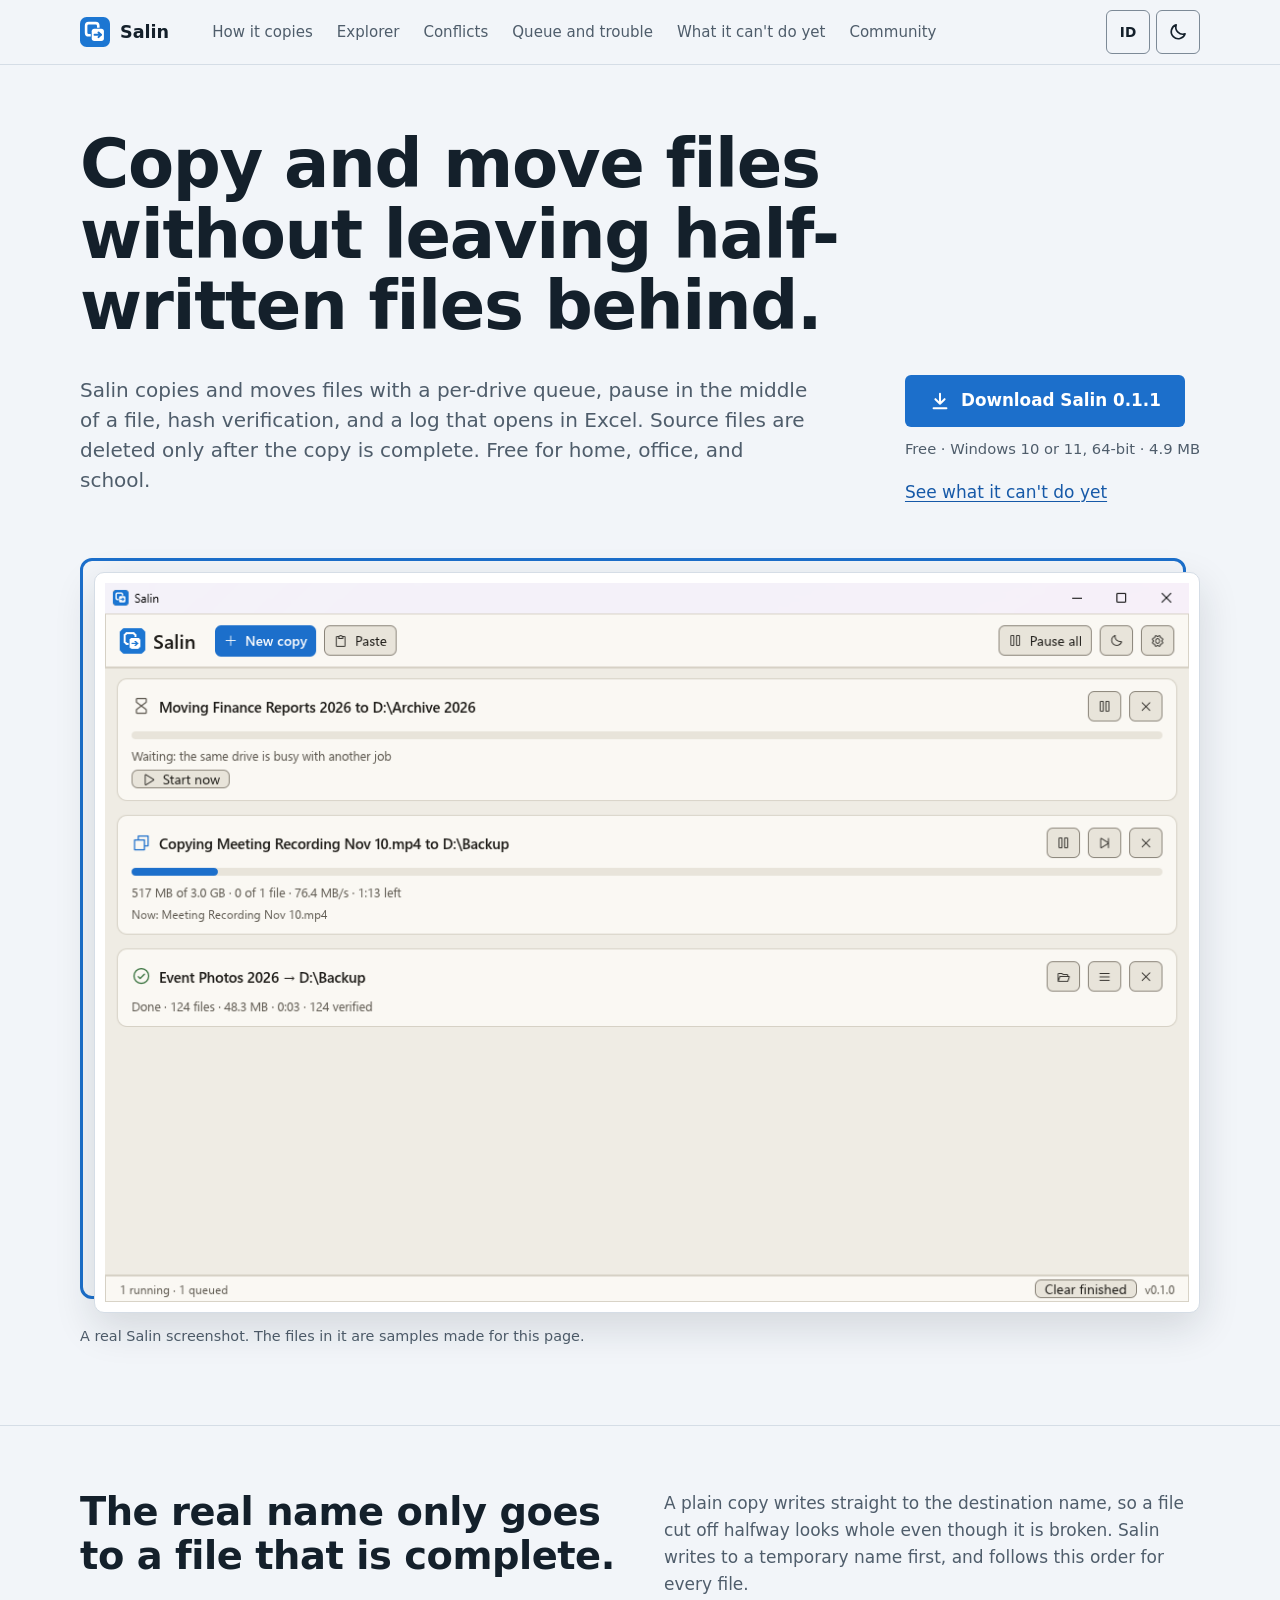
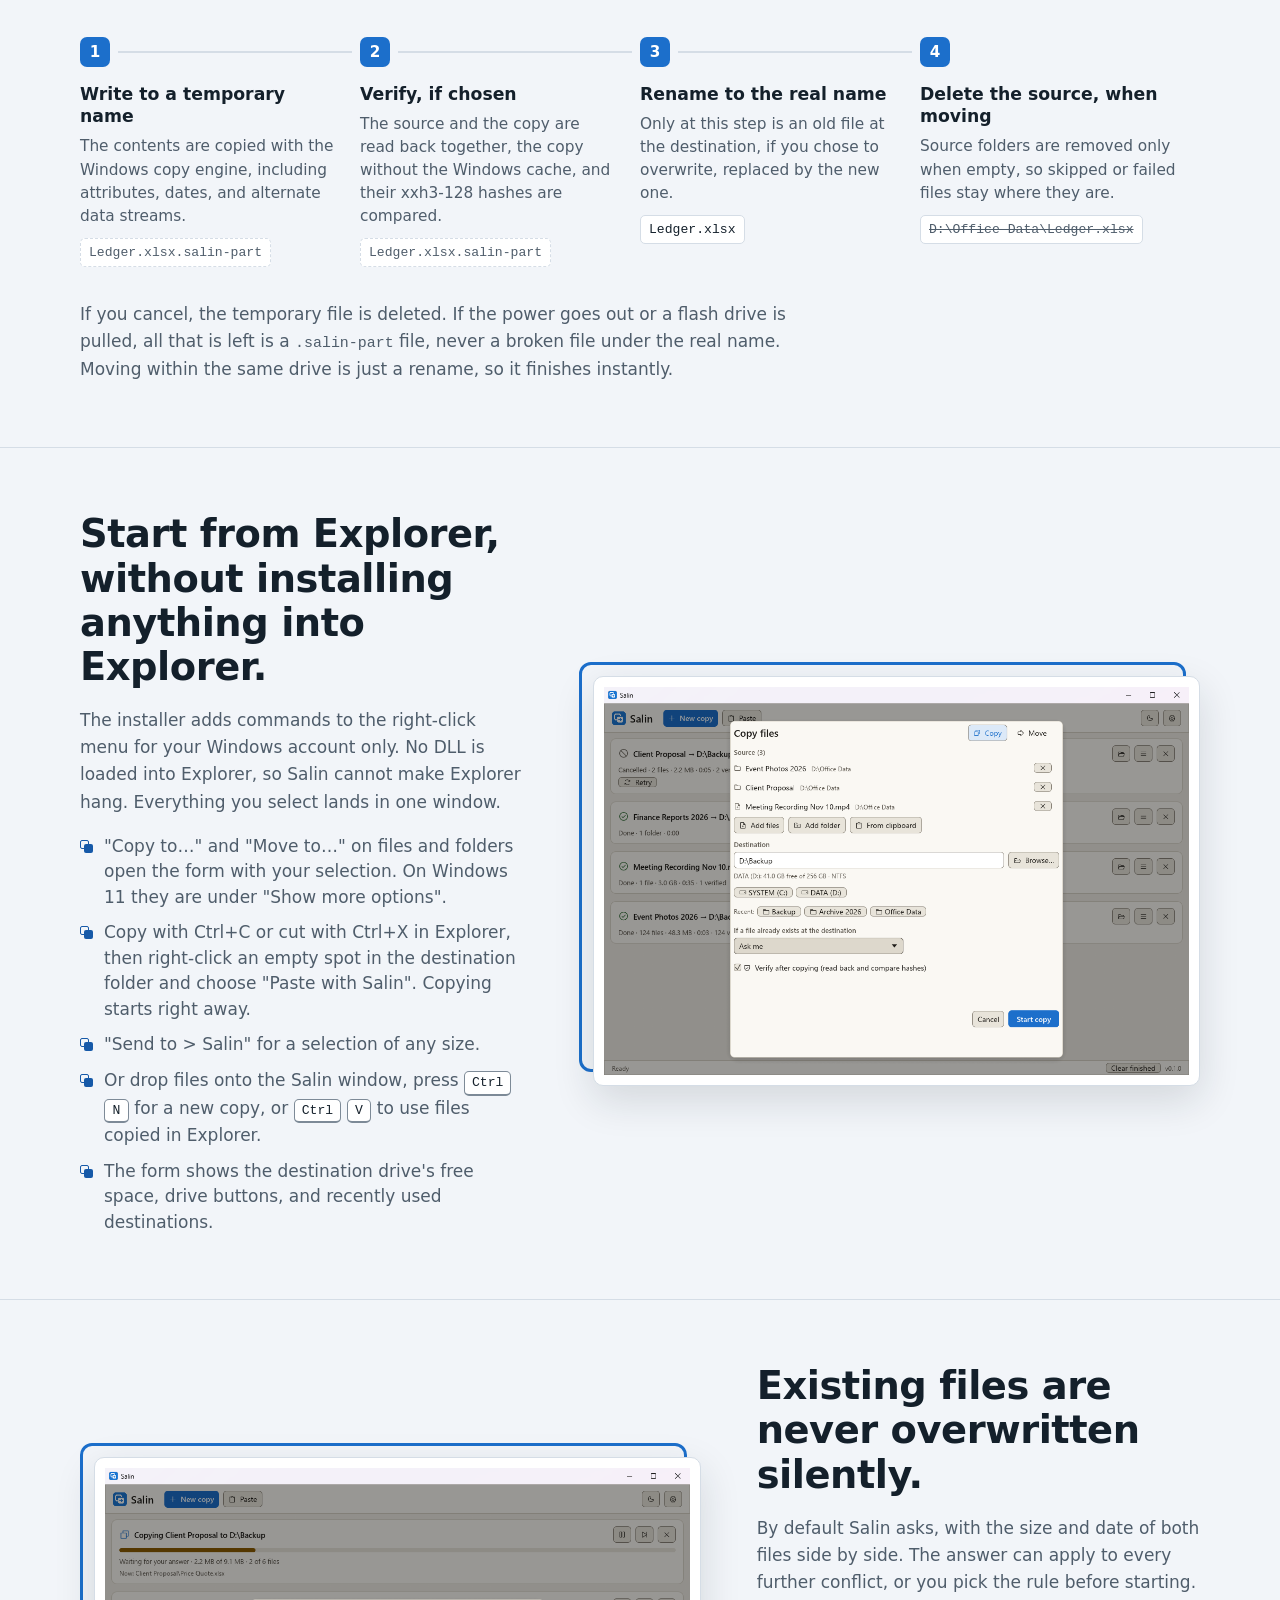
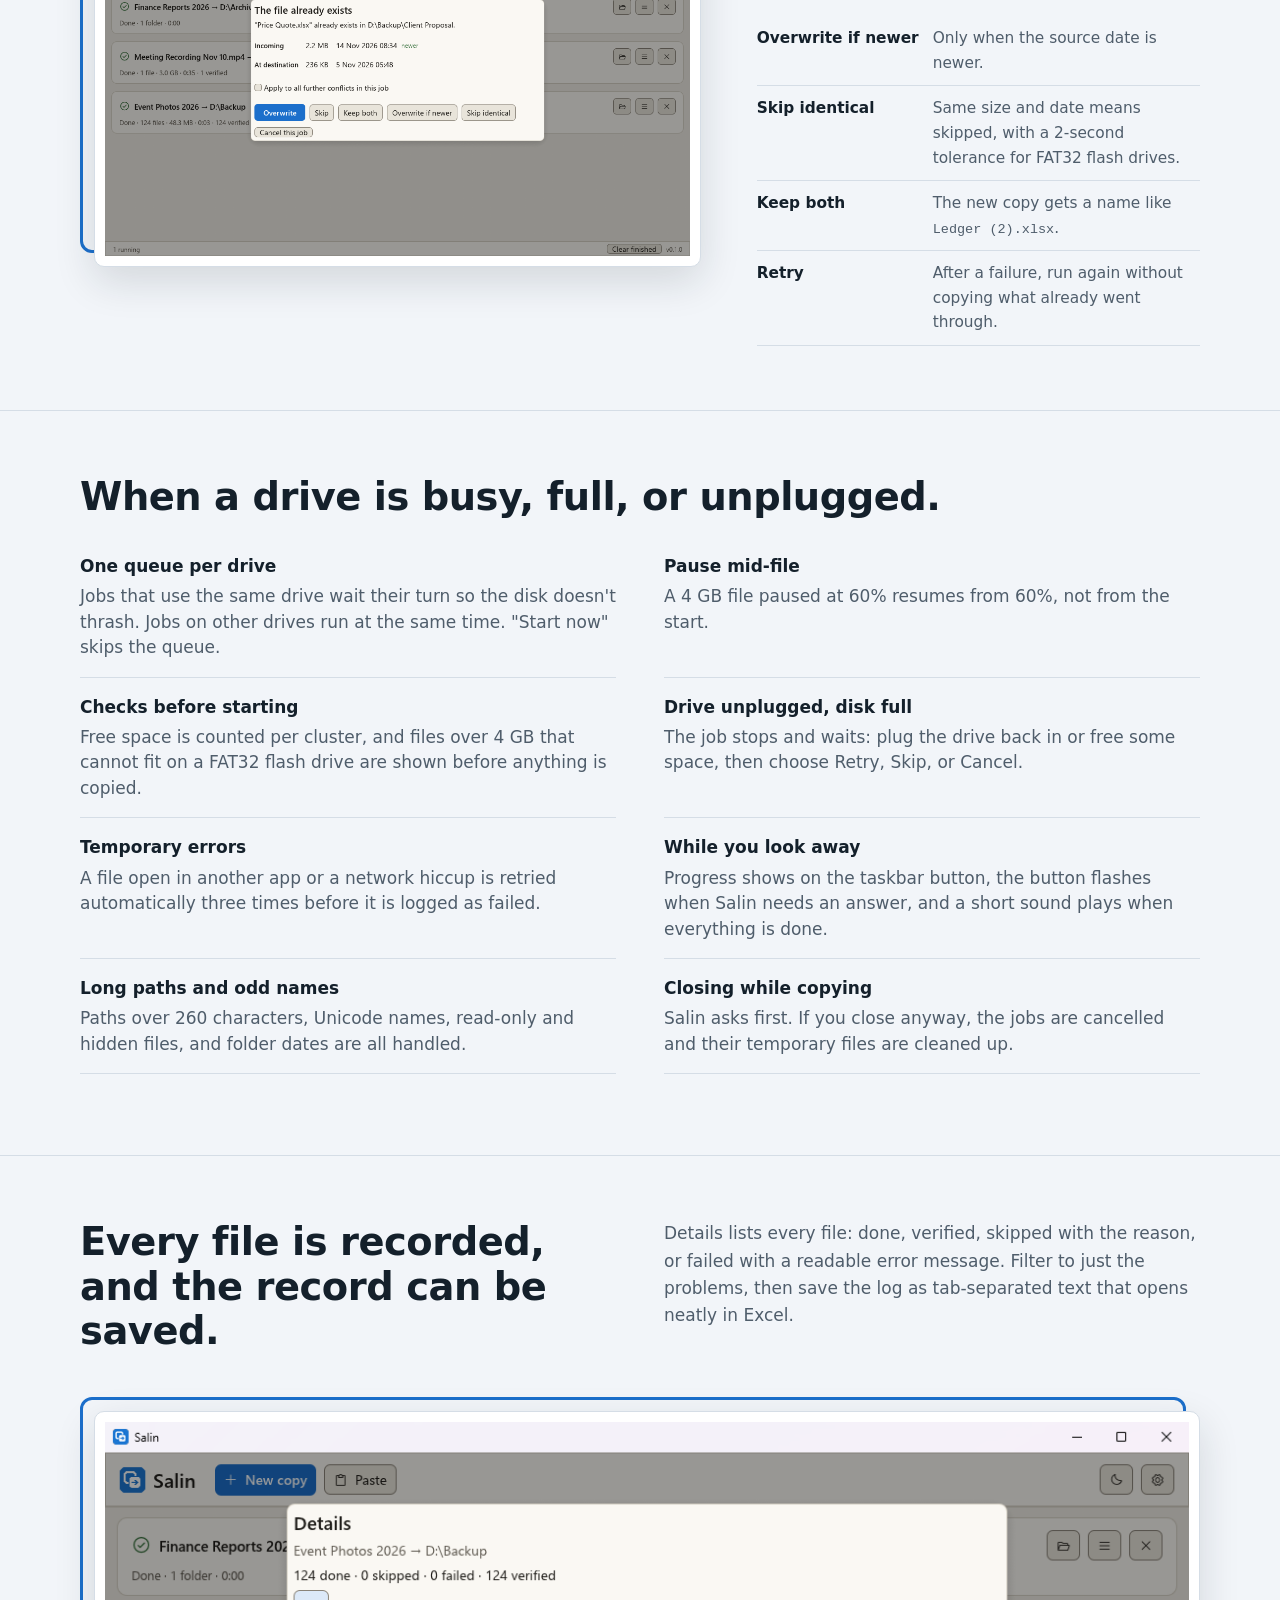
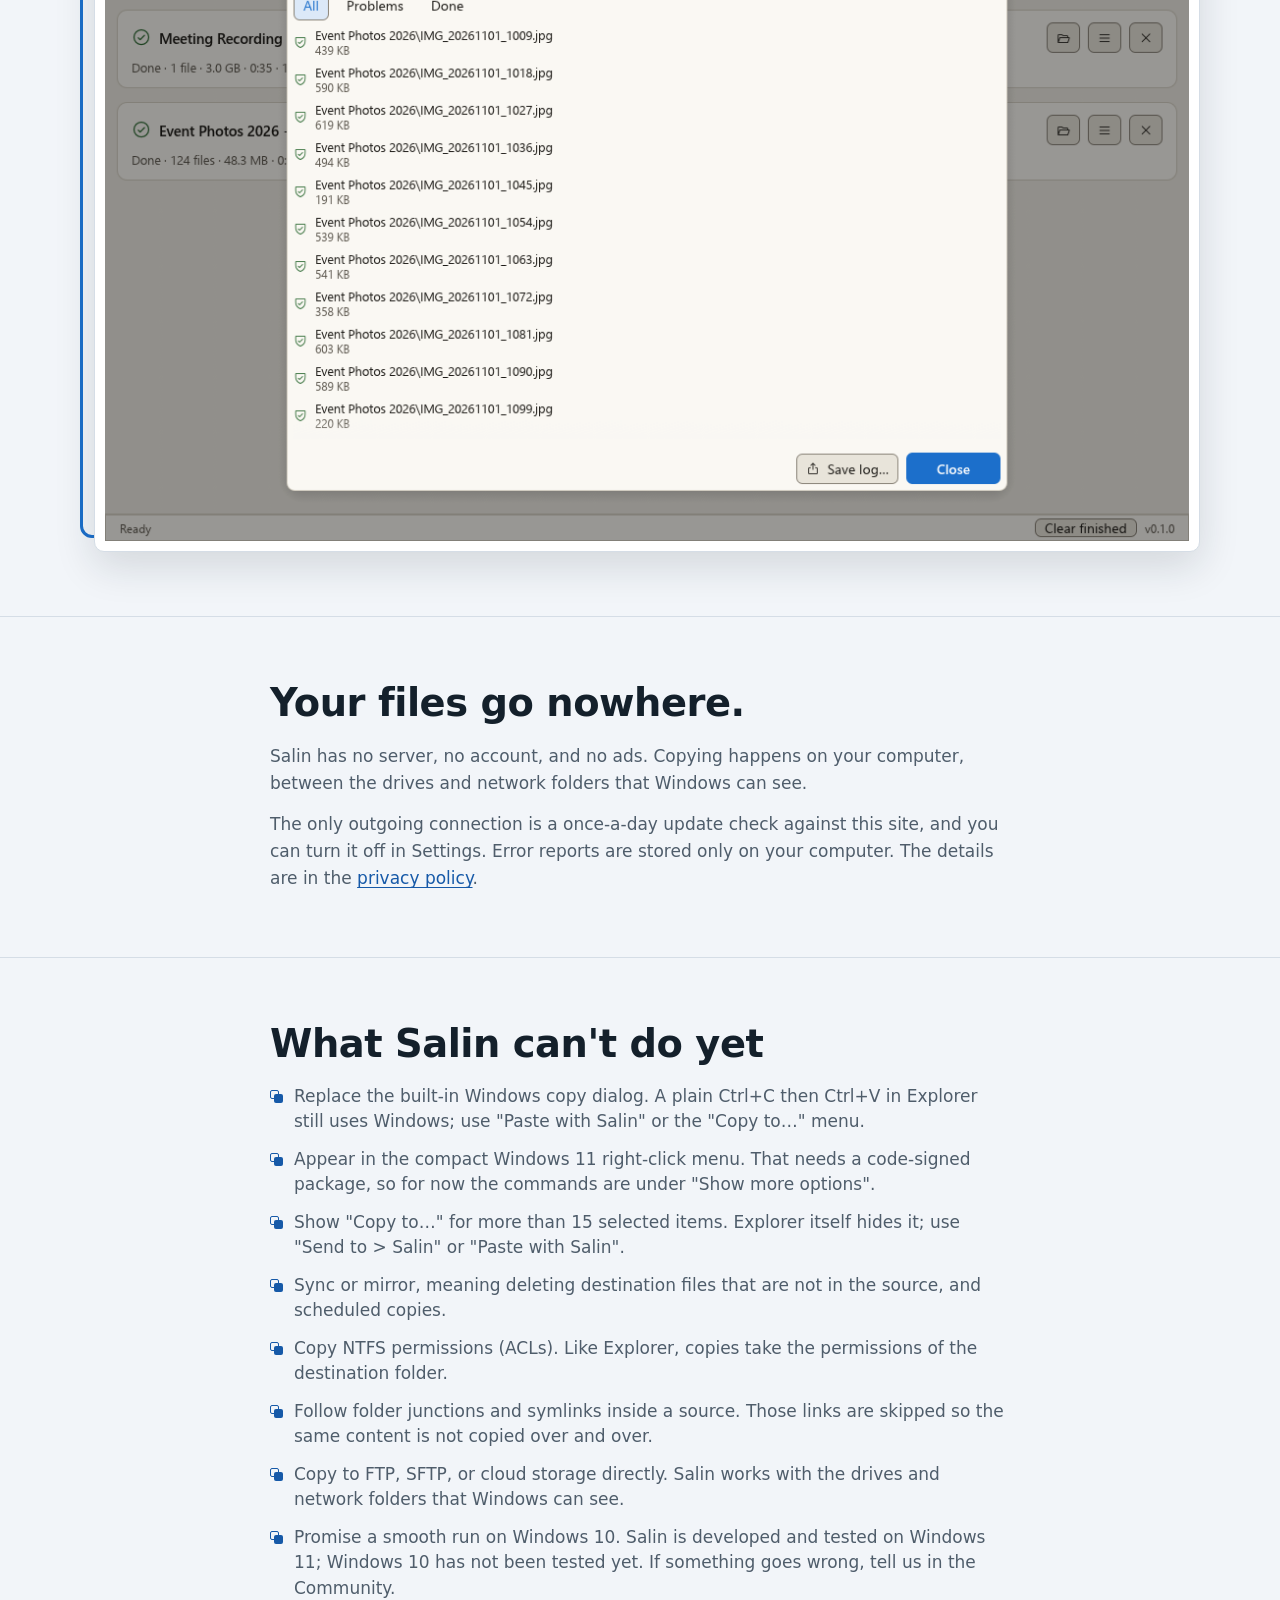
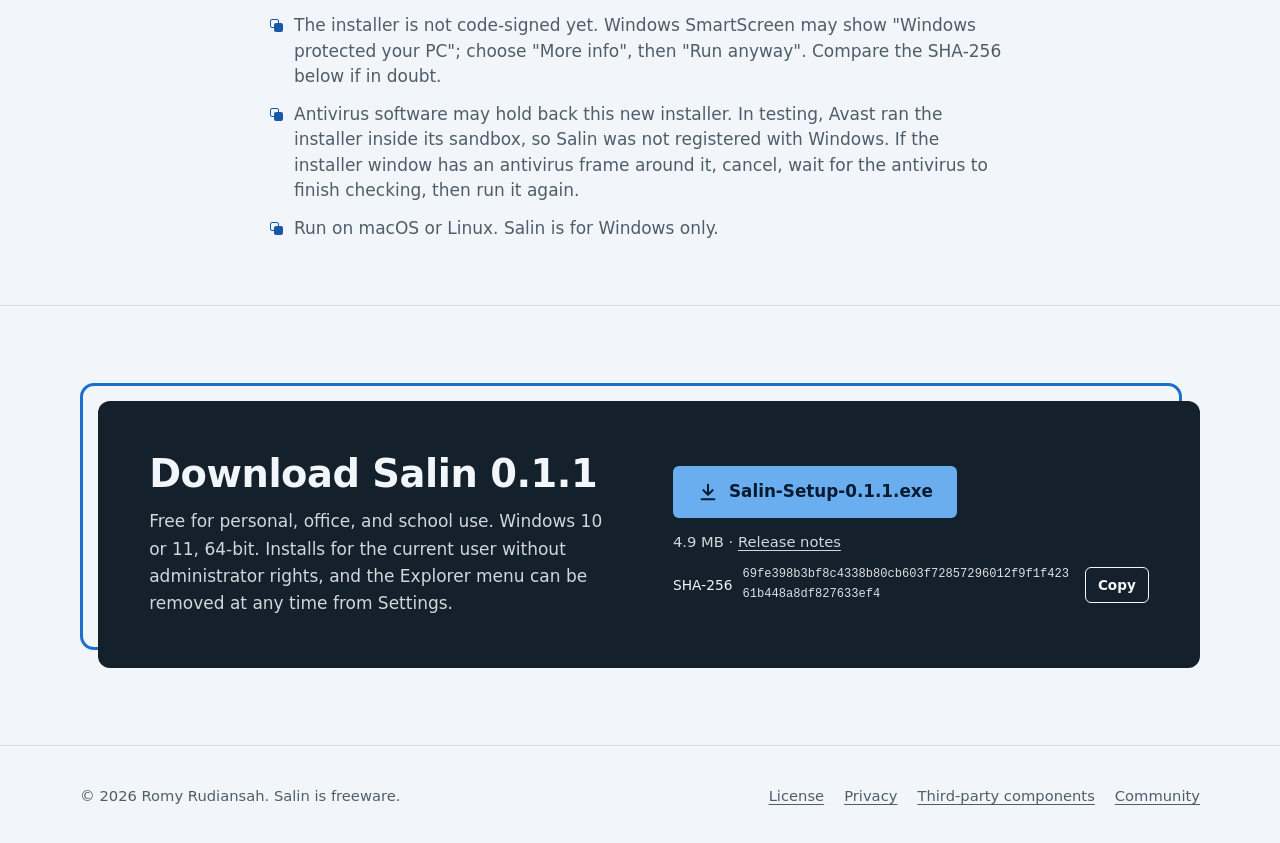
<file: index.html>
<!doctype html>
<html lang="id" data-lang="id">
<head>
  <meta charset="utf-8">
  <meta name="viewport" content="width=device-width, initial-scale=1">
  <title>Salin: penyalin file untuk Windows, gratis untuk kantor</title>
  <meta name="description" content="Salin menyalin dan memindahkan file dengan antrean per drive, jeda, verifikasi hash, dan log. File setengah jadi tidak pernah memakai nama asli. Gratis untuk rumah, kantor, dan sekolah.">
  <meta property="og:title" content="Salin: penyalin file untuk Windows, gratis untuk kantor">
  <meta property="og:description" content="Salin dan pindahkan file dengan antrean, jeda, dan verifikasi. Freeware untuk Windows.">
  <meta property="og:type" content="website">
  <meta property="og:url" content="https://romyrudiansah.github.io/salin/">
  <meta property="og:image" content="https://romyrudiansah.github.io/salin/img/main-en.png">
  <meta name="theme-color" content="#F2F5F9">
  <link rel="icon" href="img/logo.svg" type="image/svg+xml">
  <link rel="icon" href="favicon.ico" sizes="any">
  <link rel="stylesheet" href="style.css">
  <script>
    // Bahasa dan tema dipilih sebelum halaman digambar supaya tidak berkedip.
    (function () {
      var d = document.documentElement, l = null, t = null;
      try { l = localStorage.getItem("salin-lang"); t = localStorage.getItem("salin-theme"); } catch (e) {}
      if (l !== "id" && l !== "en") l = /^id\b/i.test(navigator.language || "") ? "id" : "en";
      d.dataset.lang = l;
      d.lang = l;
      if (t === "dark") d.dataset.theme = "dark";
    })();
  </script>
</head>
<body>
<a class="skip" href="#isi"><span data-l="id">Langsung ke isi</span><span data-l="en">Skip to content</span></a>

<header class="top">
  <div class="wrap top-row">
    <a class="brand" href="./"><img src="img/logo.svg" alt="" width="30" height="30">Salin</a>
    <nav class="nav" id="menu" aria-label="Menu">
      <a href="#cara"><span data-l="id">Cara menyalin</span><span data-l="en">How it copies</span></a>
      <a href="#explorer">Explorer</a>
      <a href="#konflik"><span data-l="id">Konflik</span><span data-l="en">Conflicts</span></a>
      <a href="#gangguan"><span data-l="id">Antrean dan gangguan</span><span data-l="en">Queue and trouble</span></a>
      <a href="#belum"><span data-l="id">Yang belum bisa</span><span data-l="en">What it can't do yet</span></a>
      <a href="https://github.com/romyrudiansah/salin/discussions"><span data-l="id">Komunitas</span><span data-l="en">Community</span></a>
    </nav>
    <div class="tools">
      <button class="tool" type="button" data-switch-lang>
        <span data-l="id" aria-label="Switch to English">EN</span><span data-l="en" aria-label="Ganti ke Bahasa Indonesia">ID</span>
      </button>
      <button class="tool tool-icon" type="button" data-switch-theme aria-pressed="false">
        <span class="sr-only"><span data-l="id">Mode gelap</span><span data-l="en">Dark mode</span></span>
        <svg class="i-moon" viewBox="0 0 24 24" aria-hidden="true"><path d="M20.5 14.2A8.5 8.5 0 0 1 9.8 3.5a8.5 8.5 0 1 0 10.7 10.7z"/></svg>
        <svg class="i-sun" viewBox="0 0 24 24" aria-hidden="true"><circle cx="12" cy="12" r="4"/><path d="M12 2.5v2M12 19.5v2M2.5 12h2M19.5 12h2M5.3 5.3l1.4 1.4M17.3 17.3l1.4 1.4M5.3 18.7l1.4-1.4M17.3 6.7l1.4-1.4"/></svg>
      </button>
      <button class="tool menu-btn" type="button" aria-expanded="false" aria-controls="menu" data-menu>Menu</button>
    </div>
  </div>
</header>

<main id="isi">
  <section class="hero">
    <div class="wrap">
      <h1>
        <span data-l="id">Salin dan pindahkan file tanpa meninggalkan file setengah jadi.</span>
        <span data-l="en">Copy and move files without leaving half-written files behind.</span>
      </h1>
      <div class="hero-row">
        <p class="lead">
          <span data-l="id">Salin menyalin dan memindahkan file dengan antrean per drive, jeda di tengah file, verifikasi hash, dan log yang bisa dibuka di Excel. File sumber baru dihapus setelah salinannya lengkap. Gratis untuk rumah, kantor, dan sekolah.</span>
          <span data-l="en">Salin copies and moves files with a per-drive queue, pause in the middle of a file, hash verification, and a log that opens in Excel. Source files are deleted only after the copy is complete. Free for home, office, and school.</span>
        </p>
        <div class="hero-cta">
          <a class="btn btn-primary" href="https://github.com/romyrudiansah/salin/releases/download/v0.1.1/Salin-Setup-0.1.1.exe">
            <svg viewBox="0 0 24 24" aria-hidden="true"><path d="M12 4v11M7 10l5 5 5-5M5 20h14"/></svg>
            <span data-l="id">Unduh Salin 0.1.1</span><span data-l="en">Download Salin 0.1.1</span>
          </a>
          <p class="meta"><span data-l="id">Gratis · Windows 10 atau 11, 64-bit · 4.9 MB</span><span data-l="en">Free · Windows 10 or 11, 64-bit · 4.9 MB</span></p>
          <a class="text-link" href="#belum"><span data-l="id">Lihat yang belum bisa</span><span data-l="en">See what it can't do yet</span></a>
        </div>
      </div>
      <figure class="shot shot-hero">
        <div class="frame">
          <img data-l="id" src="img/main-id.png" width="1104" height="732" fetchpriority="high" alt="Jendela Salin dengan tiga pekerjaan. Paling bawah, Foto Kegiatan 2026 ke D:\Cadangan sudah selesai: 124 file, 48,3 MB, 124 terverifikasi. Di tengah, Rekaman Rapat 10 November.mp4 sedang disalin ke D:\Cadangan: 813 MB dari 3,0 GB, 347 MB/s, sisa 15 detik. Paling atas, Laporan Keuangan 2026 menunggu giliran karena drive yang sama sedang dipakai, dengan tombol Mulai sekarang.">
          <img data-l="en" src="img/main-en.png" width="1104" height="732" alt="The Salin window with three jobs. At the bottom, Event Photos 2026 to D:\Backup is done: 124 files, 48.3 MB, 124 verified. In the middle, Meeting Recording Nov 10.mp4 is being copied to D:\Backup: 517 MB of 3.0 GB, 76.4 MB/s, 1:13 left. At the top, Finance Reports 2026 is waiting because the same drive is busy, with a Start now button.">
        </div>
        <figcaption><span data-l="id">Tangkapan layar Salin sungguhan. File di dalamnya contoh buatan sendiri.</span><span data-l="en">A real Salin screenshot. The files in it are samples made for this page.</span></figcaption>
      </figure>
    </div>
  </section>

  <section class="sec" id="cara">
    <div class="wrap">
      <div class="head-pair">
        <h2><span data-l="id">Nama asli hanya dipakai oleh file yang sudah lengkap.</span><span data-l="en">The real name only goes to a file that is complete.</span></h2>
        <p><span data-l="id">Penyalin biasa menulis langsung ke nama tujuan, jadi file yang terputus di tengah jalan terlihat utuh padahal rusak. Salin menulis ke nama sementara dulu, dan untuk tiap file mengikuti urutan ini.</span><span data-l="en">A plain copy writes straight to the destination name, so a file cut off halfway looks whole even though it is broken. Salin writes to a temporary name first, and follows this order for every file.</span></p>
      </div>
      <ol class="steps">
        <li>
          <h3><span data-l="id">Tulis ke nama sementara</span><span data-l="en">Write to a temporary name</span></h3>
          <p><span data-l="id">Isi file disalin dengan mesin salin Windows, termasuk atribut, tanggal, dan aliran data tambahan.</span><span data-l="en">The contents are copied with the Windows copy engine, including attributes, dates, and alternate data streams.</span></p>
          <span class="file file-part" data-l="id">Neraca.xlsx.salin-part</span><span class="file file-part" data-l="en">Ledger.xlsx.salin-part</span>
        </li>
        <li>
          <h3><span data-l="id">Verifikasi, bila dipilih</span><span data-l="en">Verify, if chosen</span></h3>
          <p><span data-l="id">Sumber dan salinan dibaca ulang bersamaan, salinan tanpa cache Windows, lalu hash xxh3-128 keduanya dibandingkan.</span><span data-l="en">The source and the copy are read back together, the copy without the Windows cache, and their xxh3-128 hashes are compared.</span></p>
          <span class="file file-part" data-l="id">Neraca.xlsx.salin-part</span><span class="file file-part" data-l="en">Ledger.xlsx.salin-part</span>
        </li>
        <li>
          <h3><span data-l="id">Ganti ke nama asli</span><span data-l="en">Rename to the real name</span></h3>
          <p><span data-l="id">Baru di langkah ini file lama di tujuan, bila Anda memilih timpa, diganti dengan yang baru.</span><span data-l="en">Only at this step is an old file at the destination, if you chose to overwrite, replaced by the new one.</span></p>
          <span class="file" data-l="id">Neraca.xlsx</span><span class="file" data-l="en">Ledger.xlsx</span>
        </li>
        <li>
          <h3><span data-l="id">Hapus sumber, saat memindahkan</span><span data-l="en">Delete the source, when moving</span></h3>
          <p><span data-l="id">Folder sumber hanya dihapus bila sudah kosong, jadi file yang dilewati atau gagal tetap di tempatnya.</span><span data-l="en">Source folders are removed only when empty, so skipped or failed files stay where they are.</span></p>
          <span class="file file-gone" data-l="id">D:\Data Kantor\Neraca.xlsx</span><span class="file file-gone" data-l="en">D:\Office Data\Ledger.xlsx</span>
        </li>
      </ol>
      <p class="steps-note"><span data-l="id">Bila Anda membatalkan, file sementara dihapus. Bila listrik padam atau flashdisk dicabut, yang tertinggal hanya file <code>.salin-part</code>, bukan file rusak bernama asli. Pindah di dalam drive yang sama cukup mengganti nama, jadi selesai seketika.</span><span data-l="en">If you cancel, the temporary file is deleted. If the power goes out or a flash drive is pulled, all that is left is a <code>.salin-part</code> file, never a broken file under the real name. Moving within the same drive is just a rename, so it finishes instantly.</span></p>
    </div>
  </section>

  <section class="sec" id="explorer">
    <div class="wrap split">
      <div class="split-text">
        <h2><span data-l="id">Mulai dari Explorer, tanpa memasang apa pun ke dalam Explorer.</span><span data-l="en">Start from Explorer, without installing anything into Explorer.</span></h2>
        <p><span data-l="id">Installer menambahkan perintah ke menu klik kanan untuk akun Windows Anda saja. Tidak ada DLL yang dimuat ke Explorer, jadi Salin tidak bisa membuat Explorer macet. Semua item yang Anda pilih masuk ke satu jendela.</span><span data-l="en">The installer adds commands to the right-click menu for your Windows account only. No DLL is loaded into Explorer, so Salin cannot make Explorer hang. Everything you select lands in one window.</span></p>
        <ul>
          <li><span data-l="id">"Salin ke…" dan "Pindahkan ke…" pada file dan folder membuka formulir berisi pilihan Anda. Di Windows 11 ada di "Tampilkan opsi lainnya".</span><span data-l="en">"Copy to…" and "Move to…" on files and folders open the form with your selection. On Windows 11 they are under "Show more options".</span></li>
          <li><span data-l="id">Salin dengan Ctrl+C atau potong dengan Ctrl+X di Explorer, lalu klik kanan area kosong folder tujuan dan pilih "Tempel dengan Salin". Penyalinan langsung dimulai.</span><span data-l="en">Copy with Ctrl+C or cut with Ctrl+X in Explorer, then right-click an empty spot in the destination folder and choose "Paste with Salin". Copying starts right away.</span></li>
          <li><span data-l="id">"Kirim ke &gt; Salin" untuk pilihan berapa pun banyaknya.</span><span data-l="en">"Send to &gt; Salin" for a selection of any size.</span></li>
          <li><span data-l="id">Atau seret file ke jendela Salin, tekan <kbd>Ctrl</kbd> <kbd>N</kbd> untuk Salin baru, atau <kbd>Ctrl</kbd> <kbd>V</kbd> untuk memakai file yang disalin di Explorer.</span><span data-l="en">Or drop files onto the Salin window, press <kbd>Ctrl</kbd> <kbd>N</kbd> for a new copy, or <kbd>Ctrl</kbd> <kbd>V</kbd> to use files copied in Explorer.</span></li>
          <li><span data-l="id">Formulir menampilkan ruang kosong drive tujuan, tombol drive, dan tujuan yang terakhir dipakai.</span><span data-l="en">The form shows the destination drive's free space, drive buttons, and recently used destinations.</span></li>
        </ul>
      </div>
      <figure class="shot">
        <div class="frame">
          <img data-l="id" src="img/form-id.png" width="1104" height="732" loading="lazy" alt="Formulir Salin file berisi tiga sumber dari D:\Data Kantor: folder Foto Kegiatan 2026, folder Proposal Klien, dan Rekaman Rapat 10 November.mp4. Tujuan D:\Cadangan, dengan keterangan DATA (D:) 37,9 GB kosong dari 256 GB, NTFS. Di bawahnya tombol drive SYSTEM (C:) dan DATA (D:), tujuan terakhir Cadangan, Arsip 2026, dan Data Kantor, pilihan Bila file sudah ada di tujuan: Tanya saya, dan centang Verifikasi setelah menyalin.">
          <img data-l="en" src="img/form-en.png" width="1104" height="732" loading="lazy" alt="The Copy files form with three sources from D:\Office Data: the Event Photos 2026 folder, the Client Proposal folder, and Meeting Recording Nov 10.mp4. Destination D:\Backup, noted as DATA (D:) 41.0 GB free of 256 GB, NTFS. Below are drive buttons SYSTEM (C:) and DATA (D:), recent destinations Backup, Archive 2026, and Office Data, the choice If a file already exists at the destination: Ask me, and a checked Verify after copying.">
        </div>
      </figure>
    </div>
  </section>

  <section class="sec" id="konflik">
    <div class="wrap split split-flip">
      <figure class="shot">
        <div class="frame">
          <img data-l="id" src="img/conflict-id.png" width="1104" height="732" loading="lazy" alt="Dialog File sudah ada: Jadwal Pekerjaan.xlsx sudah ada di D:\Cadangan\Proposal Klien. Yang baru 2,2 MB, 14 Nov 2026, lebih baru. Di tujuan 502 KB, 5 Nov 2026. Centang Terapkan ke semua konflik berikutnya di pekerjaan ini, lalu tombol Timpa, Lewati, Simpan keduanya, Timpa bila lebih baru, Lewati yang sama, dan Batalkan pekerjaan ini.">
          <img data-l="en" src="img/conflict-en.png" width="1104" height="732" loading="lazy" alt="The File already exists dialog: Price Quote.xlsx already exists in D:\Backup\Client Proposal. Incoming 2.2 MB, 14 Nov 2026, newer. At destination 236 KB, 5 Nov 2026. A checkbox Apply to all further conflicts in this job, then buttons Overwrite, Skip, Keep both, Overwrite if newer, Skip identical, and Cancel this job.">
        </div>
      </figure>
      <div class="split-text">
        <h2><span data-l="id">File yang sudah ada tidak ditimpa diam-diam.</span><span data-l="en">Existing files are never overwritten silently.</span></h2>
        <p><span data-l="id">Bawaannya Salin bertanya, dengan ukuran dan tanggal kedua file berdampingan. Jawaban bisa diterapkan ke semua konflik berikutnya, atau aturannya dipilih sebelum mulai.</span><span data-l="en">By default Salin asks, with the size and date of both files side by side. The answer can apply to every further conflict, or you pick the rule before starting.</span></p>
        <table class="rules">
          <caption class="sr-only"><span data-l="id">Aturan bila file sudah ada di tujuan</span><span data-l="en">Rules when a file already exists at the destination</span></caption>
          <tbody>
            <tr><th scope="row"><span data-l="id">Timpa bila lebih baru</span><span data-l="en">Overwrite if newer</span></th><td><span data-l="id">Hanya bila tanggal sumber lebih baru.</span><span data-l="en">Only when the source date is newer.</span></td></tr>
            <tr><th scope="row"><span data-l="id">Lewati yang sama</span><span data-l="en">Skip identical</span></th><td><span data-l="id">Ukuran dan tanggal sama berarti dilewati, dengan toleransi 2 detik untuk flashdisk FAT32.</span><span data-l="en">Same size and date means skipped, with a 2-second tolerance for FAT32 flash drives.</span></td></tr>
            <tr><th scope="row"><span data-l="id">Simpan keduanya</span><span data-l="en">Keep both</span></th><td><span data-l="id">Salinan baru diberi nama seperti <code>Neraca (2).xlsx</code>.</span><span data-l="en">The new copy gets a name like <code>Ledger (2).xlsx</code>.</span></td></tr>
            <tr><th scope="row"><span data-l="id">Coba lagi</span><span data-l="en">Retry</span></th><td><span data-l="id">Setelah ada yang gagal, jalankan lagi tanpa menyalin ulang yang sudah beres.</span><span data-l="en">After a failure, run again without copying what already went through.</span></td></tr>
          </tbody>
        </table>
      </div>
    </div>
  </section>

  <section class="sec" id="gangguan">
    <div class="wrap">
      <h2><span data-l="id">Saat drive sibuk, penuh, atau tercabut.</span><span data-l="en">When a drive is busy, full, or unplugged.</span></h2>
      <dl class="cases">
        <div><dt><span data-l="id">Antrean per drive</span><span data-l="en">One queue per drive</span></dt><dd><span data-l="id">Pekerjaan yang memakai drive yang sama menunggu giliran supaya disk tidak bolak-balik. Pekerjaan di drive lain berjalan bersamaan. "Mulai sekarang" melompati antrean.</span><span data-l="en">Jobs that use the same drive wait their turn so the disk doesn't thrash. Jobs on other drives run at the same time. "Start now" skips the queue.</span></dd></div>
        <div><dt><span data-l="id">Jeda di tengah file</span><span data-l="en">Pause mid-file</span></dt><dd><span data-l="id">File 4 GB yang dijeda di 60% dilanjutkan dari 60%, tidak diulang dari awal.</span><span data-l="en">A 4 GB file paused at 60% resumes from 60%, not from the start.</span></dd></div>
        <div><dt><span data-l="id">Periksa sebelum mulai</span><span data-l="en">Checks before starting</span></dt><dd><span data-l="id">Ruang kosong dihitung per cluster, dan file di atas 4 GB yang tidak muat di flashdisk FAT32 ditunjukkan sebelum ada yang disalin.</span><span data-l="en">Free space is counted per cluster, and files over 4 GB that cannot fit on a FAT32 flash drive are shown before anything is copied.</span></dd></div>
        <div><dt><span data-l="id">Flashdisk tercabut, disk penuh</span><span data-l="en">Drive unplugged, disk full</span></dt><dd><span data-l="id">Pekerjaan berhenti dan menunggu: colokkan lagi atau kosongkan ruang, lalu pilih Coba lagi, Lewati, atau Batal.</span><span data-l="en">The job stops and waits: plug the drive back in or free some space, then choose Retry, Skip, or Cancel.</span></dd></div>
        <div><dt><span data-l="id">Galat sementara</span><span data-l="en">Temporary errors</span></dt><dd><span data-l="id">File yang sedang dibuka aplikasi lain atau jaringan yang tersendat dicoba ulang otomatis tiga kali sebelum dicatat gagal.</span><span data-l="en">A file open in another app or a network hiccup is retried automatically three times before it is logged as failed.</span></dd></div>
        <div><dt><span data-l="id">Saat jendela tidak dilihat</span><span data-l="en">While you look away</span></dt><dd><span data-l="id">Progres tampil di tombol taskbar, tombol itu berkedip saat Salin butuh jawaban, dan bunyi singkat terdengar saat semua selesai.</span><span data-l="en">Progress shows on the taskbar button, the button flashes when Salin needs an answer, and a short sound plays when everything is done.</span></dd></div>
        <div><dt><span data-l="id">Path panjang dan nama aneh</span><span data-l="en">Long paths and odd names</span></dt><dd><span data-l="id">Path lebih dari 260 karakter, nama Unicode, file hanya-baca dan tersembunyi, serta tanggal folder ikut tersalin.</span><span data-l="en">Paths over 260 characters, Unicode names, read-only and hidden files, and folder dates are all handled.</span></dd></div>
        <div><dt><span data-l="id">Menutup saat masih menyalin</span><span data-l="en">Closing while copying</span></dt><dd><span data-l="id">Salin bertanya dulu. Bila Anda tetap menutup, pekerjaan dibatalkan dan file sementara dibersihkan.</span><span data-l="en">Salin asks first. If you close anyway, the jobs are cancelled and their temporary files are cleaned up.</span></dd></div>
      </dl>
    </div>
  </section>

  <section class="sec" id="log">
    <div class="wrap">
      <div class="head-pair">
        <h2><span data-l="id">Setiap file tercatat, dan catatannya bisa disimpan.</span><span data-l="en">Every file is recorded, and the record can be saved.</span></h2>
        <p><span data-l="id">Rincian menampilkan setiap file: berhasil, terverifikasi, dilewati beserta alasannya, atau gagal beserta pesan galat yang bisa dibaca. Saring hanya yang bermasalah, lalu simpan log sebagai teks bertab yang langsung terbuka rapi di Excel.</span><span data-l="en">Details lists every file: done, verified, skipped with the reason, or failed with a readable error message. Filter to just the problems, then save the log as tab-separated text that opens neatly in Excel.</span></p>
      </div>
      <figure class="shot shot-wide">
        <div class="frame">
          <img data-l="id" src="img/details-id.png" width="1104" height="732" loading="lazy" alt="Dialog Rincian untuk Foto Kegiatan 2026 ke D:\Cadangan: 124 berhasil, 0 dilewati, 0 gagal, 124 terverifikasi. Saringan Semua, Masalah, dan Berhasil. Daftar file IMG_20261101_1009.jpg dan seterusnya, masing-masing dengan ikon perisai centang dan ukurannya. Tombol Simpan log dan Tutup.">
          <img data-l="en" src="img/details-en.png" width="1104" height="732" loading="lazy" alt="The Details dialog for Event Photos 2026 to D:\Backup: 124 done, 0 skipped, 0 failed, 124 verified. Filters All, Problems, and Done. A list of files IMG_20261101_1009.jpg and onward, each with a checked shield icon and its size. Save log and Close buttons.">
        </div>
      </figure>
    </div>
  </section>

  <section class="sec" id="privasi">
    <div class="wrap narrow">
      <h2><span data-l="id">File Anda tidak ke mana-mana.</span><span data-l="en">Your files go nowhere.</span></h2>
      <p><span data-l="id">Salin tidak punya server, akun, atau iklan. Penyalinan terjadi di komputer Anda, antar-drive dan folder jaringan yang terlihat di Windows.</span><span data-l="en">Salin has no server, no account, and no ads. Copying happens on your computer, between the drives and network folders that Windows can see.</span></p>
      <p><span data-l="id">Satu-satunya sambungan keluar adalah pemeriksaan pembaruan sekali sehari ke situs ini, dan bisa dimatikan di Pengaturan. Laporan galat hanya disimpan di komputer Anda. Rinciannya ada di <a href="privacy.html">kebijakan privasi</a>.</span><span data-l="en">The only outgoing connection is a once-a-day update check against this site, and you can turn it off in Settings. Error reports are stored only on your computer. The details are in the <a href="privacy.html">privacy policy</a>.</span></p>
    </div>
  </section>

  <section class="sec" id="belum">
    <div class="wrap narrow">
      <h2><span data-l="id">Yang belum bisa dilakukan Salin</span><span data-l="en">What Salin can't do yet</span></h2>
      <ul class="gaps">
        <li><span data-l="id">Menggantikan dialog salin bawaan Windows. Ctrl+C lalu Ctrl+V biasa di Explorer tetap memakai Windows; pakai "Tempel dengan Salin" atau menu "Salin ke…".</span><span data-l="en">Replace the built-in Windows copy dialog. A plain Ctrl+C then Ctrl+V in Explorer still uses Windows; use "Paste with Salin" or the "Copy to…" menu.</span></li>
        <li><span data-l="id">Tampil di menu klik kanan Windows 11 yang ringkas. Itu butuh paket bertanda tangan kode, jadi untuk sekarang perintahnya ada di "Tampilkan opsi lainnya".</span><span data-l="en">Appear in the compact Windows 11 right-click menu. That needs a code-signed package, so for now the commands are under "Show more options".</span></li>
        <li><span data-l="id">Menampilkan "Salin ke…" untuk lebih dari 15 item terpilih. Explorer sendiri menyembunyikannya; pakai "Kirim ke &gt; Salin" atau "Tempel dengan Salin".</span><span data-l="en">Show "Copy to…" for more than 15 selected items. Explorer itself hides it; use "Send to &gt; Salin" or "Paste with Salin".</span></li>
        <li><span data-l="id">Sinkronisasi atau cermin, yaitu menghapus file di tujuan yang tidak ada di sumber, dan menyalin terjadwal.</span><span data-l="en">Sync or mirror, meaning deleting destination files that are not in the source, and scheduled copies.</span></li>
        <li><span data-l="id">Menyalin izin akses NTFS (ACL). Seperti Explorer, salinan mengikuti izin folder tujuan.</span><span data-l="en">Copy NTFS permissions (ACLs). Like Explorer, copies take the permissions of the destination folder.</span></li>
        <li><span data-l="id">Mengikuti junction dan symlink folder di dalam sumber. Tautan itu dilewati supaya tidak menyalin isi yang sama berulang kali.</span><span data-l="en">Follow folder junctions and symlinks inside a source. Those links are skipped so the same content is not copied over and over.</span></li>
        <li><span data-l="id">Menyalin ke FTP, SFTP, atau penyimpanan awan secara langsung. Salin bekerja dengan drive dan folder jaringan yang terlihat di Windows.</span><span data-l="en">Copy to FTP, SFTP, or cloud storage directly. Salin works with the drives and network folders that Windows can see.</span></li>
        <li><span data-l="id">Menjamin berjalan mulus di Windows 10. Salin dikembangkan dan diuji di Windows 11; Windows 10 belum diuji. Bila ada masalah, ceritakan di Komunitas.</span><span data-l="en">Promise a smooth run on Windows 10. Salin is developed and tested on Windows 11; Windows 10 has not been tested yet. If something goes wrong, tell us in the Community.</span></li>
        <li><span data-l="id">Installer belum bertanda tangan kode. Windows SmartScreen bisa menampilkan "Windows protected your PC"; pilih "More info", lalu "Run anyway". Bandingkan SHA-256 di bawah bila ragu.</span><span data-l="en">The installer is not code-signed yet. Windows SmartScreen may show "Windows protected your PC"; choose "More info", then "Run anyway". Compare the SHA-256 below if in doubt.</span></li>
        <li><span data-l="id">Antivirus bisa menahan installer yang masih baru ini. Saat diuji, Avast menjalankan installer di dalam sandbox-nya, sehingga Salin tidak terdaftar di Windows. Bila jendela installer berbingkai antivirus, batalkan, tunggu antivirus selesai memeriksa, lalu jalankan lagi.</span><span data-l="en">Antivirus software may hold back this new installer. In testing, Avast ran the installer inside its sandbox, so Salin was not registered with Windows. If the installer window has an antivirus frame around it, cancel, wait for the antivirus to finish checking, then run it again.</span></li>
        <li><span data-l="id">Berjalan di macOS atau Linux. Salin hanya untuk Windows.</span><span data-l="en">Run on macOS or Linux. Salin is for Windows only.</span></li>
      </ul>
    </div>
  </section>

  <section class="get" id="unduh">
    <div class="wrap">
      <div class="get-frame">
        <div class="get-sheet">
          <div>
            <h2><span data-l="id">Unduh Salin 0.1.1</span><span data-l="en">Download Salin 0.1.1</span></h2>
            <p><span data-l="id">Gratis untuk pemakaian pribadi, kantor, dan sekolah. Windows 10 atau 11, 64-bit. Dipasang untuk pengguna ini tanpa hak administrator, dan menu Explorer bisa dilepas kapan saja dari Pengaturan.</span><span data-l="en">Free for personal, office, and school use. Windows 10 or 11, 64-bit. Installs for the current user without administrator rights, and the Explorer menu can be removed at any time from Settings.</span></p>
          </div>
          <div class="get-cta">
            <a class="btn btn-ink" href="https://github.com/romyrudiansah/salin/releases/download/v0.1.1/Salin-Setup-0.1.1.exe">
              <svg viewBox="0 0 24 24" aria-hidden="true"><path d="M12 4v11M7 10l5 5 5-5M5 20h14"/></svg>
              <span>Salin-Setup-0.1.1.exe</span>
            </a>
            <p class="meta-ink">4.9 MB · <a href="https://github.com/romyrudiansah/salin/releases"><span data-l="id">Catatan rilis</span><span data-l="en">Release notes</span></a></p>
            <div class="sha">
              <span>SHA-256</span>
              <code id="sha">69fe398b3bf8c4338b80cb603f72857296012f9f1f42361b448a8df827633ef4</code>
              <button type="button" class="copy" data-copy="sha"><span data-l="id">Salin</span><span data-l="en">Copy</span></button>
            </div>
          </div>
        </div>
      </div>
    </div>
  </section>
</main>

<footer class="foot">
  <div class="wrap foot-row">
    <p>© 2026 Romy Rudiansah. <span data-l="id">Salin adalah freeware.</span><span data-l="en">Salin is freeware.</span></p>
    <nav aria-label="Footer">
      <a href="LICENSE.txt"><span data-l="id">Lisensi</span><span data-l="en">License</span></a>
      <a href="privacy.html"><span data-l="id">Privasi</span><span data-l="en">Privacy</span></a>
      <a href="THIRD-PARTY-NOTICES.txt"><span data-l="id">Komponen pihak ketiga</span><span data-l="en">Third-party components</span></a>
      <a href="https://github.com/romyrudiansah/salin/discussions"><span data-l="id">Komunitas</span><span data-l="en">Community</span></a>
    </nav>
  </div>
</footer>
<script src="site.js"></script>
</body>
</html>
</file>
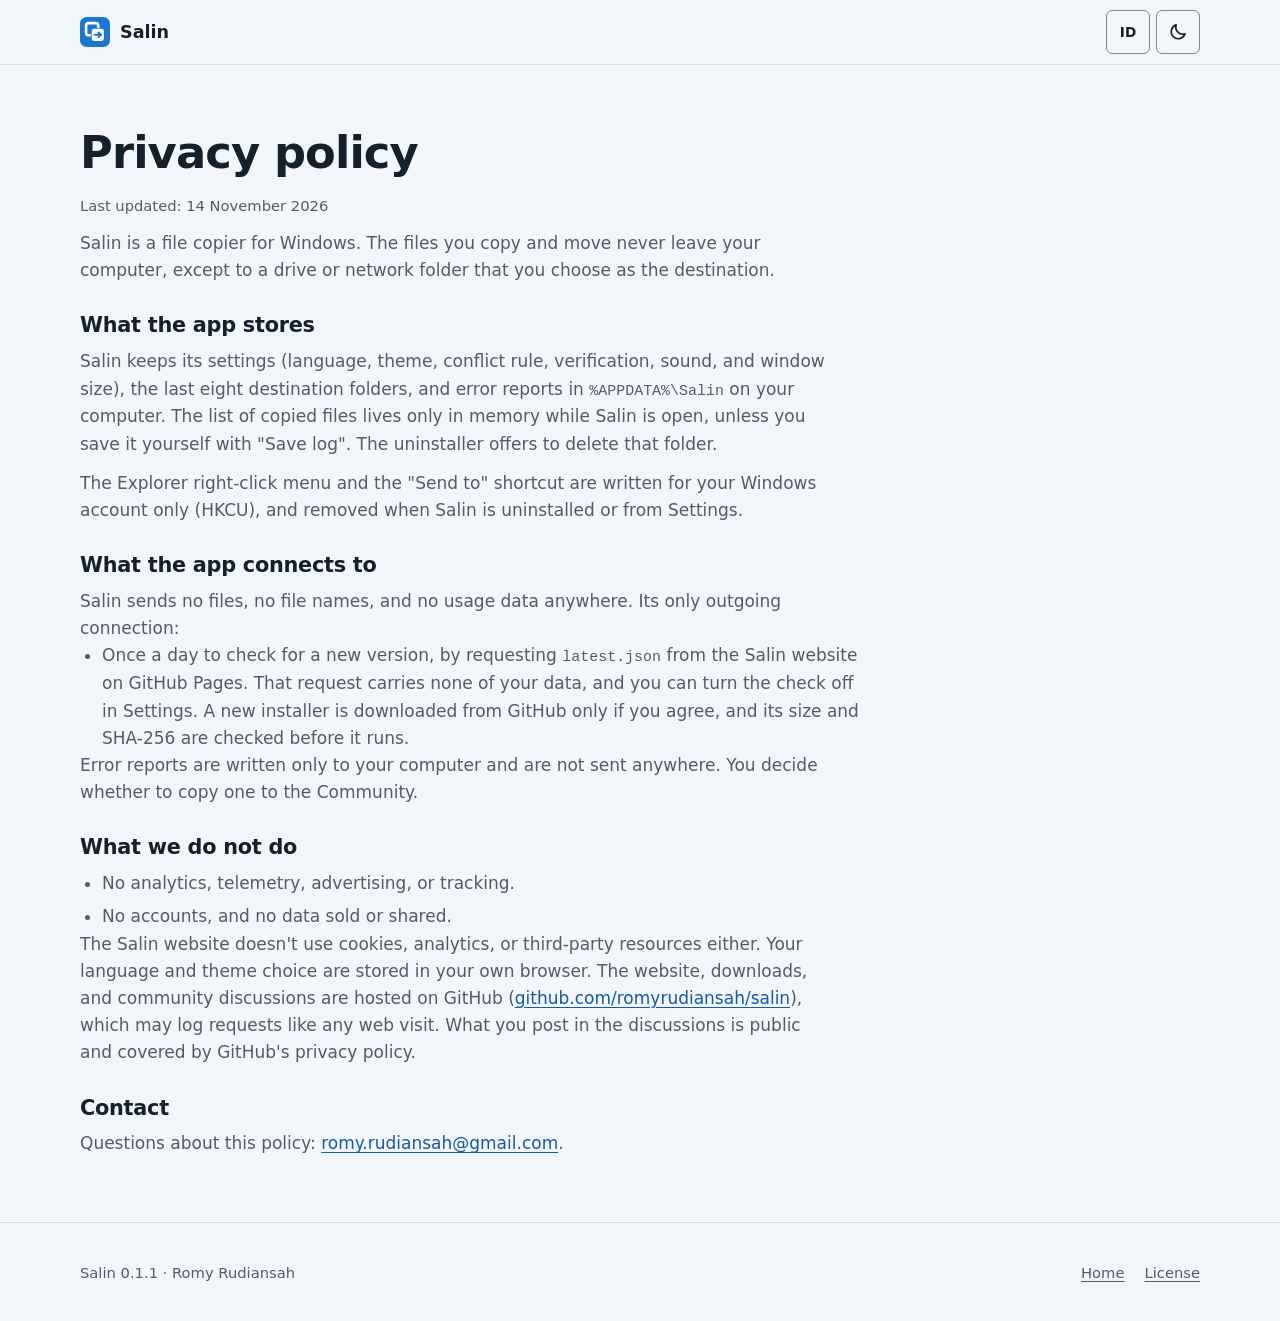
<file: privacy.html>
<!doctype html>
<html lang="id" data-lang="id">
<head>
  <meta charset="utf-8">
  <meta name="viewport" content="width=device-width, initial-scale=1">
  <title>Privasi Salin</title>
  <meta name="description" content="Kebijakan privasi Salin: file disalin di komputer Anda, tanpa akun, tanpa analitik.">
  <meta name="theme-color" content="#F2F5F9">
  <link rel="icon" href="img/logo.svg" type="image/svg+xml">
  <link rel="icon" href="favicon.ico" sizes="any">
  <link rel="stylesheet" href="style.css">
  <script>
    (function () {
      var d = document.documentElement, l = null, t = null;
      try { l = localStorage.getItem("salin-lang"); t = localStorage.getItem("salin-theme"); } catch (e) {}
      if (l !== "id" && l !== "en") l = /^id\b/i.test(navigator.language || "") ? "id" : "en";
      d.dataset.lang = l;
      d.lang = l;
      if (t === "dark") d.dataset.theme = "dark";
    })();
  </script>
</head>
<body>
<a class="skip" href="#isi"><span data-l="id">Langsung ke isi</span><span data-l="en">Skip to content</span></a>

<header class="top">
  <div class="wrap top-row">
    <a class="brand" href="./"><img src="img/logo.svg" alt="" width="30" height="30">Salin</a>
    <div class="tools">
      <button class="tool" type="button" data-switch-lang>
        <span data-l="id" aria-label="Switch to English">EN</span><span data-l="en" aria-label="Ganti ke Bahasa Indonesia">ID</span>
      </button>
      <button class="tool tool-icon" type="button" data-switch-theme aria-pressed="false">
        <span class="sr-only"><span data-l="id">Mode gelap</span><span data-l="en">Dark mode</span></span>
        <svg class="i-moon" viewBox="0 0 24 24" aria-hidden="true"><path d="M20.5 14.2A8.5 8.5 0 0 1 9.8 3.5a8.5 8.5 0 1 0 10.7 10.7z"/></svg>
        <svg class="i-sun" viewBox="0 0 24 24" aria-hidden="true"><circle cx="12" cy="12" r="4"/><path d="M12 2.5v2M12 19.5v2M2.5 12h2M19.5 12h2M5.3 5.3l1.4 1.4M17.3 17.3l1.4 1.4M5.3 18.7l1.4-1.4M17.3 6.7l1.4-1.4"/></svg>
      </button>
    </div>
  </div>
</header>

<main id="isi" class="doc wrap">
  <h1><span data-l="id">Kebijakan privasi</span><span data-l="en">Privacy policy</span></h1>
  <p class="meta"><span data-l="id">Terakhir diperbarui: 14 November 2026</span><span data-l="en">Last updated: 14 November 2026</span></p>
  <p><span data-l="id">Salin adalah penyalin file untuk Windows. File yang Anda salin dan pindahkan tidak pernah meninggalkan komputer Anda, kecuali ke drive atau folder jaringan yang Anda pilih sendiri sebagai tujuan.</span><span data-l="en">Salin is a file copier for Windows. The files you copy and move never leave your computer, except to a drive or network folder that you choose as the destination.</span></p>

  <h2><span data-l="id">Data yang disimpan aplikasi</span><span data-l="en">What the app stores</span></h2>
  <p><span data-l="id">Salin menyimpan pengaturan (bahasa, tema, aturan konflik, verifikasi, bunyi, dan ukuran jendela), delapan folder tujuan terakhir, serta laporan galat di <code>%APPDATA%\Salin</code> di komputer Anda. Daftar file yang disalin hanya ada di memori selama Salin terbuka, kecuali Anda sendiri menyimpannya lewat "Simpan log". Uninstaller menawarkan untuk menghapus folder itu.</span><span data-l="en">Salin keeps its settings (language, theme, conflict rule, verification, sound, and window size), the last eight destination folders, and error reports in <code>%APPDATA%\Salin</code> on your computer. The list of copied files lives only in memory while Salin is open, unless you save it yourself with "Save log". The uninstaller offers to delete that folder.</span></p>
  <p><span data-l="id">Menu klik kanan Explorer dan pintasan "Kirim ke" ditulis untuk akun Windows Anda saja (HKCU), dan dilepas saat Salin dicopot atau dari Pengaturan.</span><span data-l="en">The Explorer right-click menu and the "Send to" shortcut are written for your Windows account only (HKCU), and removed when Salin is uninstalled or from Settings.</span></p>

  <h2><span data-l="id">Sambungan internet aplikasi</span><span data-l="en">What the app connects to</span></h2>
  <p><span data-l="id">Salin tidak mengirim file, nama file, atau data pemakaian ke mana pun. Satu-satunya sambungan keluar:</span><span data-l="en">Salin sends no files, no file names, and no usage data anywhere. Its only outgoing connection:</span></p>
  <ul>
    <li><span data-l="id">Sekali sehari untuk memeriksa versi baru, dengan meminta <code>latest.json</code> dari situs Salin di GitHub Pages. Tidak ada data Anda di dalam permintaan itu, dan pemeriksaan ini bisa dimatikan di Pengaturan. Installer baru diunduh dari GitHub hanya bila Anda setuju, lalu ukuran dan SHA-256-nya dicocokkan sebelum dijalankan.</span><span data-l="en">Once a day to check for a new version, by requesting <code>latest.json</code> from the Salin website on GitHub Pages. That request carries none of your data, and you can turn the check off in Settings. A new installer is downloaded from GitHub only if you agree, and its size and SHA-256 are checked before it runs.</span></li>
  </ul>
  <p><span data-l="id">Laporan galat ditulis hanya ke komputer Anda dan tidak dikirim ke mana pun. Anda sendiri yang memutuskan apakah menyalinnya ke Komunitas.</span><span data-l="en">Error reports are written only to your computer and are not sent anywhere. You decide whether to copy one to the Community.</span></p>

  <h2><span data-l="id">Yang tidak kami lakukan</span><span data-l="en">What we do not do</span></h2>
  <ul>
    <li><span data-l="id">Tidak ada analitik, telemetri, iklan, atau pelacakan.</span><span data-l="en">No analytics, telemetry, advertising, or tracking.</span></li>
    <li><span data-l="id">Tidak ada akun, dan tidak ada data yang dijual atau dibagikan.</span><span data-l="en">No accounts, and no data sold or shared.</span></li>
  </ul>
  <p><span data-l="id">Situs Salin juga tidak memakai cookie, analitik, atau sumber dari pihak lain. Pilihan bahasa dan tema Anda disimpan di browser Anda sendiri. Situs, unduhan, dan diskusi komunitas berada di GitHub (<a href="https://github.com/romyrudiansah/salin">github.com/romyrudiansah/salin</a>), yang bisa mencatat permintaan seperti kunjungan web biasa. Yang Anda tulis di diskusi bersifat publik dan mengikuti kebijakan privasi GitHub.</span><span data-l="en">The Salin website doesn't use cookies, analytics, or third-party resources either. Your language and theme choice are stored in your own browser. The website, downloads, and community discussions are hosted on GitHub (<a href="https://github.com/romyrudiansah/salin">github.com/romyrudiansah/salin</a>), which may log requests like any web visit. What you post in the discussions is public and covered by GitHub's privacy policy.</span></p>

  <h2><span data-l="id">Kontak</span><span data-l="en">Contact</span></h2>
  <p><span data-l="id">Pertanyaan tentang kebijakan ini:</span><span data-l="en">Questions about this policy:</span> <a href="mailto:romy.rudiansah@gmail.com">romy.rudiansah@gmail.com</a>.</p>
</main>

<footer class="foot">
  <div class="wrap foot-row">
    <p>Salin 0.1.1 · Romy Rudiansah</p>
    <nav aria-label="Footer">
      <a href="./"><span data-l="id">Halaman utama</span><span data-l="en">Home</span></a>
      <a href="LICENSE.txt"><span data-l="id">Lisensi</span><span data-l="en">License</span></a>
    </nav>
  </div>
</footer>
<script src="site.js"></script>
</body>
</html>
</file>
<file: style.css>
/* Situs Salin. Alasan tiap pilihan ada di site/DESIGN.md. */
:root {
  --bg: #F2F5F9;
  --panel: #FFFFFF;
  --ink: #14202B;
  --dim: #4F5D6B;
  --line: #D5DDE6;
  --edge: #7D8A97;
  --accent: #1C6FCB;
  --on-accent: #FFFFFF;
  --link: #1659A8;
  --ghost: #1C6FCB;
  --sheet: #14202B;
  --on-sheet: #F2F5F9;
  /* Tombol dan bayangan kotak di lembar unduh memakai aksen tema sebaliknya supaya kontras dengan lembar. */
  --sheet-btn: #6AAEF0;
  --on-sheet-btn: #061A30;
  --shadow: 0 14px 40px rgba(20, 32, 43, .14);
  --gutter: clamp(16px, 4vw, 40px);
  --offset: 14px;
  color-scheme: light;
}
:root[data-theme="dark"] {
  --bg: #0D131A;
  --panel: #16202B;
  --ink: #E6EDF5;
  --dim: #9DABBA;
  --line: #273442;
  --edge: #6B7A8A;
  --accent: #6AAEF0;
  --on-accent: #061A30;
  --link: #7FB8F2;
  --ghost: #6AAEF0;
  --sheet: #E6EDF5;
  --on-sheet: #14202B;
  --sheet-btn: #1C6FCB;
  --on-sheet-btn: #FFFFFF;
  --shadow: 0 14px 40px rgba(0, 0, 0, .5);
  color-scheme: dark;
}

*, *::before, *::after { box-sizing: border-box; }
html { -webkit-text-size-adjust: 100%; scroll-behavior: smooth; }
body {
  margin: 0;
  background: var(--bg);
  color: var(--ink);
  font: 17px/1.6 "Segoe UI Variable Text", "Segoe UI", system-ui, sans-serif;
}
img, svg { display: block; max-width: 100%; }
img { height: auto; }
h1, h2, h3 { font-family: "Segoe UI Variable Display", "Segoe UI", system-ui, sans-serif; margin: 0; font-weight: 600; }
h1 { font-size: clamp(2.1rem, 1.2rem + 4vw, 4.2rem); line-height: 1.06; letter-spacing: -.02em; max-width: 19ch; }
h2 { font-size: clamp(1.6rem, 1.2rem + 1.5vw, 2.4rem); line-height: 1.15; letter-spacing: -.012em; }
h3 { font-size: 1.08rem; line-height: 1.3; }
p { margin: 0; }
ul, ol { margin: 0; padding: 0; list-style: none; }
a { color: var(--link); text-underline-offset: 3px; }
a:hover { text-decoration-thickness: 2px; }
:focus-visible { outline: 3px solid var(--link); outline-offset: 2px; border-radius: 4px; }
code, kbd { font-family: "Cascadia Mono", Consolas, monospace; font-size: .88em; }

html[data-lang="id"] [data-l="en"], html[data-lang="en"] [data-l="id"] { display: none !important; }

.wrap { width: min(1200px, 100%); margin-inline: auto; padding-inline: var(--gutter); }
.narrow { max-width: 820px; }
.sr-only { position: absolute; width: 1px; height: 1px; overflow: hidden; clip-path: inset(50%); white-space: nowrap; }
.skip { position: absolute; left: 12px; top: -60px; padding: 10px 14px; background: var(--accent); color: var(--on-accent); border-radius: 6px; z-index: 5; }
.skip:focus { top: 12px; }

/* Kepala halaman */
.top { border-bottom: 1px solid var(--line); }
.top-row { display: flex; align-items: center; gap: 20px; min-height: 64px; }
.brand { display: inline-flex; align-items: center; gap: 10px; min-height: 44px; font: 600 1.1rem "Segoe UI Variable Display", "Segoe UI", system-ui, sans-serif; color: var(--ink); text-decoration: none; }
.nav { display: flex; gap: 2px; margin-left: 12px; }
.nav a { display: inline-flex; align-items: center; min-height: 44px; padding: 0 11px; border-radius: 6px; color: var(--dim); font-size: .94rem; text-decoration: none; white-space: nowrap; }
.nav a:hover { color: var(--ink); background: var(--panel); }
.tools { display: flex; gap: 6px; margin-left: auto; }
.tool { display: inline-grid; place-items: center; min-width: 44px; height: 44px; padding: 0 10px; border: 1px solid var(--edge); border-radius: 6px; background: transparent; color: var(--ink); font: 600 .85rem "Segoe UI", system-ui, sans-serif; cursor: pointer; }
.tool:hover { background: var(--panel); }
.tool svg { width: 20px; height: 20px; fill: none; stroke: currentColor; stroke-width: 2; stroke-linecap: round; stroke-linejoin: round; }
.i-sun { display: none; }
:root[data-theme="dark"] .i-sun { display: block; }
:root[data-theme="dark"] .i-moon { display: none; }
.menu-btn { display: none; }

/* Pembuka */
.hero { padding-block: clamp(36px, 5vw, 72px) clamp(44px, 6vw, 84px); }
.hero-row { display: grid; grid-template-columns: minmax(0, 1fr) auto; gap: 24px 56px; align-items: start; margin-top: clamp(20px, 3vw, 32px); }
.lead { max-width: 58ch; color: var(--dim); font-size: clamp(1.05rem, 1rem + .35vw, 1.25rem); line-height: 1.5; }
.hero-cta { display: grid; justify-items: start; gap: 10px; }
.meta { color: var(--dim); font-size: .92rem; }
.btn { display: inline-flex; align-items: center; justify-content: center; gap: 10px; min-height: 52px; padding: 0 24px; border-radius: 6px; font-weight: 600; font-size: 1.05rem; text-decoration: none; transition: filter .12s ease; }
.btn svg { width: 22px; height: 22px; fill: none; stroke: currentColor; stroke-width: 2.2; stroke-linecap: round; stroke-linejoin: round; }
.btn-primary { background: var(--accent); color: var(--on-accent); }
.btn-primary:hover { filter: brightness(1.1); }
.btn-ink { background: var(--sheet-btn); color: var(--on-sheet-btn); }
.btn-ink:hover { filter: brightness(1.1); }
.text-link { display: inline-flex; align-items: center; min-height: 44px; }

/* Motif "Ganda": dari logo, kotak bergaris di belakang dan kotak penuh di depan yang bergeser ke kanan
   bawah. Tangkapan layar adalah kotak depan; garis aksen di belakangnya mengintip di kiri atas. Gambar
   tidak pernah dipotong, jadi jendela aplikasi tampil utuh. */
.shot { margin: 0; }
.frame { position: relative; isolation: isolate; padding: var(--offset) 0 0 var(--offset); }
.frame::before {
  content: "";
  position: absolute;
  inset: 0 var(--offset) var(--offset) 0;
  border: 3px solid var(--ghost);
  border-radius: 12px;
  z-index: -1;
}
.shot img {
  width: 100%;
  padding: 10px;
  background: var(--panel);
  border-radius: 10px;
  border: 1px solid var(--line);
  box-shadow: var(--shadow);
}
.shot figcaption { margin-top: 12px; color: var(--dim); font-size: .9rem; }
.shot-hero { margin-top: clamp(28px, 4vw, 44px); }
.shot-wide { margin-top: clamp(28px, 4vw, 44px); }

.sec { padding-block: clamp(40px, 5vw, 76px); border-top: 1px solid var(--line); }
.sec p + p { margin-top: 14px; }
.sec > .wrap > h2, .narrow > h2 { margin-bottom: 18px; }
.narrow p { color: var(--dim); }

.head-pair { display: grid; grid-template-columns: minmax(0, 6fr) minmax(0, 6fr); gap: 16px 48px; align-items: start; margin-bottom: clamp(26px, 3vw, 38px); }
.head-pair p { color: var(--dim); }

/* Urutan penulisan file: garis waktu mendatar, langkah dengan nama file sungguhan. */
.steps { display: grid; grid-template-columns: repeat(4, minmax(0, 1fr)); gap: 0; counter-reset: step; }
.steps li { position: relative; padding: 46px 22px 0 0; counter-increment: step; }
.steps li::before {
  content: counter(step);
  position: absolute;
  top: 0;
  left: 0;
  display: grid;
  place-items: center;
  width: 30px;
  height: 30px;
  border-radius: 7px;
  background: var(--accent);
  color: var(--on-accent);
  font: 600 .95rem "Segoe UI", system-ui, sans-serif;
}
.steps li::after { content: ""; position: absolute; top: 14px; left: 38px; right: 8px; height: 2px; background: var(--line); }
.steps li:last-child::after { display: none; }
.steps h3 { margin-bottom: 8px; }
.steps p { color: var(--dim); font-size: .96rem; line-height: 1.5; }
.file { display: inline-block; margin-top: 10px; padding: 3px 8px; border: 1px solid var(--line); border-radius: 5px; background: var(--panel); color: var(--ink); font-family: "Cascadia Mono", Consolas, monospace; font-size: .82rem; overflow-wrap: anywhere; }
.file-part { border-style: dashed; color: var(--dim); }
.file-gone { color: var(--dim); text-decoration: line-through; }
.steps-note { margin-top: clamp(24px, 3vw, 34px); max-width: 70ch; color: var(--dim); }

.split { display: grid; grid-template-columns: minmax(0, 5fr) minmax(0, 7fr); gap: 32px 56px; align-items: center; }
.split-flip { grid-template-columns: minmax(0, 7fr) minmax(0, 5fr); }
.split-text h2 { margin-bottom: 18px; }
.split-text p { color: var(--dim); }
.split-text ul { margin-top: 18px; display: grid; gap: 10px; }

/* Poin daftar: dua kotak kecil bertindih, bentuk logo dalam ukuran 12 px. */
.split-text li, .gaps li { position: relative; padding-left: 24px; color: var(--dim); line-height: 1.5; }
.split-text li::before, .gaps li::before {
  content: "";
  position: absolute;
  left: 0;
  top: .36em;
  width: 9px;
  height: 9px;
  border: 1.5px solid var(--link);
  border-radius: 2px;
}
.split-text li::after, .gaps li::after {
  content: "";
  position: absolute;
  left: 4px;
  top: calc(.36em + 4px);
  width: 9px;
  height: 9px;
  background: var(--link);
  border-radius: 2px;
}
.gaps { display: grid; gap: 12px; }

.rules { width: 100%; margin-top: 20px; border-collapse: collapse; font-size: .96rem; }
.rules th { text-align: left; font-weight: 600; color: var(--ink); padding: 10px 14px 10px 0; border-bottom: 1px solid var(--line); vertical-align: top; white-space: nowrap; }
.rules td { padding: 10px 0; border-bottom: 1px solid var(--line); color: var(--dim); vertical-align: top; }

/* Antrean dan gangguan: daftar padat dua kolom tanpa gambar. */
.cases { display: grid; grid-template-columns: repeat(2, minmax(0, 1fr)); gap: 0 48px; margin-top: 8px; }
.cases div { padding: 16px 0; border-bottom: 1px solid var(--line); }
.cases dt { font-weight: 600; margin-bottom: 4px; }
.cases dd { margin: 0; color: var(--dim); line-height: 1.5; }

kbd { display: inline-block; min-width: 1.9em; padding: 1px 7px; border: 1px solid var(--edge); border-bottom-width: 2px; border-radius: 5px; background: var(--panel); color: var(--ink); text-align: center; font-size: .82rem; }

/* Unduh: satu lembar gelap dengan kotak bergaris di belakangnya, satu-satunya blok warna besar. */
.get { padding-block: clamp(44px, 6vw, 84px); border-top: 1px solid var(--line); }
.get-frame { position: relative; isolation: isolate; padding: 18px 0 0 18px; }
.get-frame::before { content: ""; position: absolute; inset: 0 18px 18px 0; border: 3px solid var(--ghost); border-radius: 14px; z-index: -1; }
.get-sheet {
  display: grid;
  grid-template-columns: minmax(0, 6fr) minmax(0, 6fr);
  gap: 24px 48px;
  align-items: center;
  padding: clamp(30px, 4vw, 52px) clamp(22px, 4vw, 52px);
  background: var(--sheet);
  color: var(--on-sheet);
  border-radius: 12px;
}
.get-sheet h2 { margin-bottom: 12px; }
.get-sheet p { color: inherit; opacity: .86; }
.get-cta { display: grid; gap: 12px; justify-items: start; }
.meta-ink { font-size: .92rem; opacity: .86; }
.meta-ink a, .get-sheet a:not(.btn) { color: inherit; }
.sha { display: grid; grid-template-columns: auto minmax(0, 1fr) auto; gap: 10px; align-items: center; width: 100%; font-size: .86rem; }
.sha code { overflow-wrap: anywhere; opacity: .9; }
.copy { min-height: 36px; padding: 0 12px; border: 1px solid currentColor; border-radius: 6px; background: transparent; color: inherit; font: 600 .85rem "Segoe UI", system-ui, sans-serif; cursor: pointer; }
.copy:hover { background: rgba(127, 127, 127, .18); }

.foot { border-top: 1px solid var(--line); padding-block: 28px; color: var(--dim); font-size: .92rem; }
.foot-row { display: flex; flex-wrap: wrap; gap: 12px 28px; align-items: center; justify-content: space-between; }
.foot nav { display: flex; flex-wrap: wrap; gap: 4px 20px; }
.foot a { color: var(--dim); display: inline-flex; align-items: center; min-height: 44px; }

/* Halaman privasi */
.doc { padding-block: clamp(36px, 5vw, 64px); }
.doc h1 { font-size: clamp(1.9rem, 1.4rem + 2vw, 2.8rem); margin-bottom: 18px; }
.doc h2 { font-size: 1.3rem; margin: 30px 0 10px; }
.doc p, .doc li { color: var(--dim); max-width: 70ch; }
.doc p + p { margin-top: 12px; }
.doc ul { list-style: disc; padding-left: 22px; display: grid; gap: 6px; }

@media (max-width: 980px) {
  .nav { display: none; position: absolute; top: 64px; left: 0; right: 0; z-index: 4; flex-direction: column; gap: 0; margin: 0; padding: 8px var(--gutter) 14px; background: var(--bg); border-bottom: 1px solid var(--line); }
  .nav.open { display: flex; }
  .top { position: relative; }
  .menu-btn { display: inline-grid; }
  .hero-row, .head-pair, .split, .split-flip, .get-sheet { grid-template-columns: minmax(0, 1fr); }
  .split-flip .shot { order: 2; }
  .steps { grid-template-columns: repeat(2, minmax(0, 1fr)); row-gap: 28px; }
  .steps li:nth-child(2)::after { display: none; }
  .cases { grid-template-columns: minmax(0, 1fr); }
}
@media (max-width: 560px) {
  :root { --offset: 8px; }
  .shot img { padding: 6px; }
  .steps { grid-template-columns: minmax(0, 1fr); }
  .steps li { padding: 0 0 0 44px; }
  .steps li::after { display: none; }
  .rules th { white-space: normal; }
  .get-frame { padding: 10px 0 0 10px; }
  .get-frame::before { inset: 0 10px 10px 0; }
}
@media (prefers-reduced-motion: reduce) {
  html { scroll-behavior: auto; }
  .btn { transition: none; }
}
</file>
